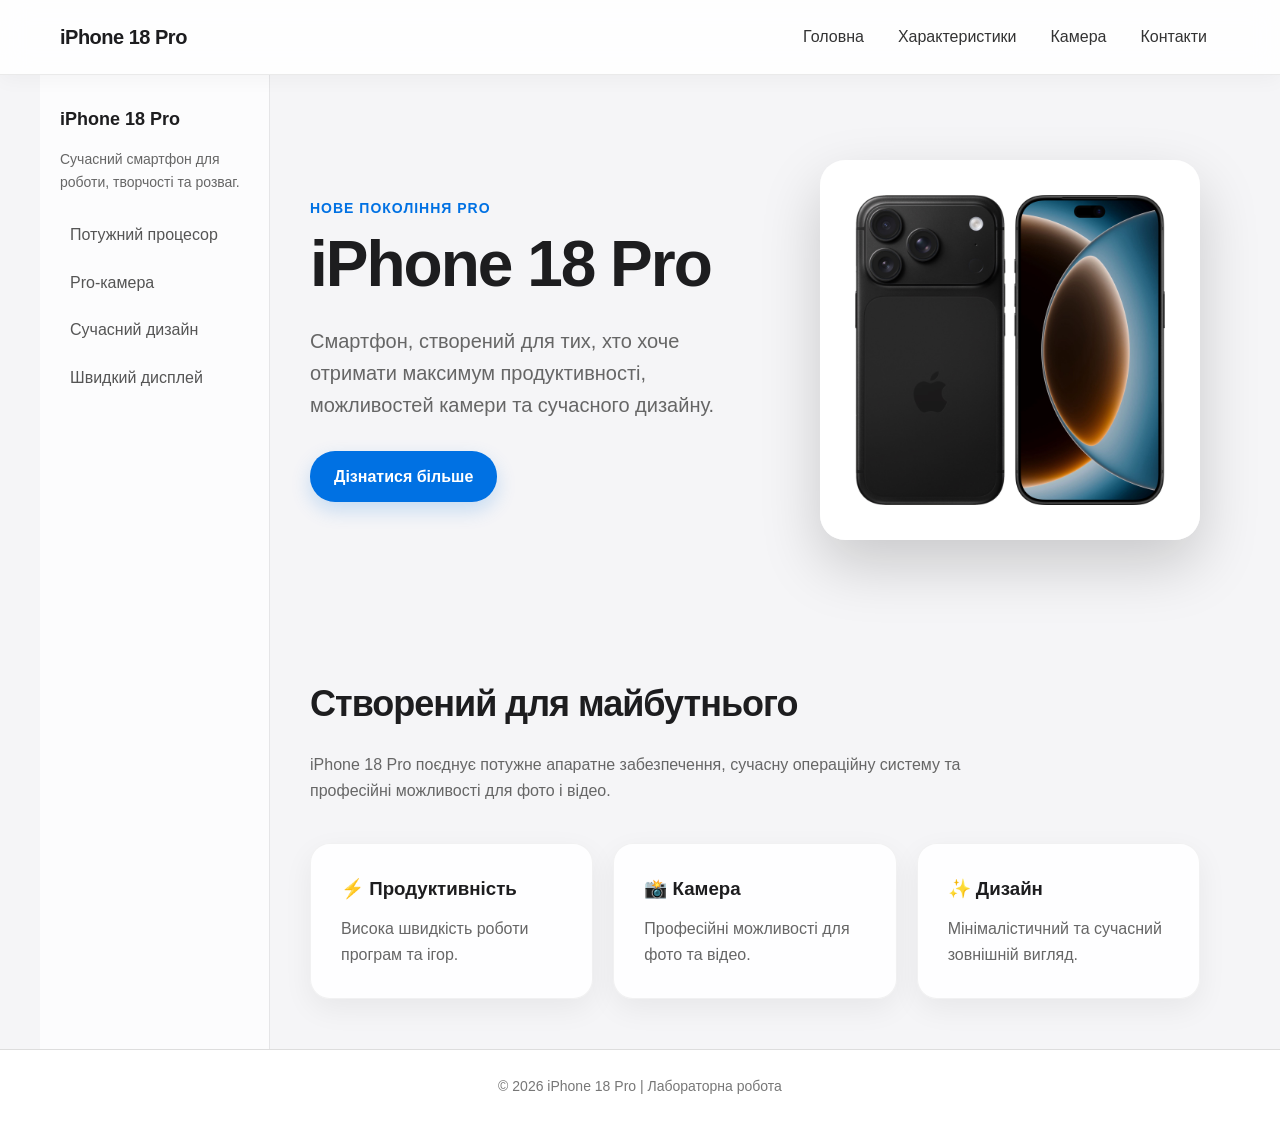
<file: index.html>
<!DOCTYPE html>
<html lang="uk">
<head>
    <meta charset="UTF-8">
    <meta name="viewport" content="width=device-width, initial-scale=1.0">
    <title>iPhone 18 Pro — Головна</title>
    <link rel="stylesheet" href="style.css">
</head>
<body>

<div class="page">

    <div class="header">
        <nav class="navbar">
            <div class="logo">iPhone 18 Pro</div>

            <ul class="nav-links">
                <li><a href="index.html">Головна</a></li>
                <li><a href="features.html">Характеристики</a></li>
                <li><a href="camera.html">Камера</a></li>
                <li><a href="contacts.html">Контакти</a></li>
            </ul>
        </nav>
    </div>

    <div class="layout">

        <div class="sidebar">
            <h3>iPhone 18 Pro</h3>
            <p>Сучасний смартфон для роботи, творчості та розваг.</p>

            <ul>
                <li>Потужний процесор</li>
                <li>Pro-камера</li>
                <li>Сучасний дизайн</li>
                <li>Швидкий дисплей</li>
            </ul>
        </div>

        <div class="main-content">

            <section class="hero">
                <div class="hero-text">
                    <p class="subtitle">Нове покоління Pro</p>
                    <h1>iPhone 18 Pro</h1>

                    <p>
                        Смартфон, створений для тих, хто хоче отримати
                        максимум продуктивності, можливостей камери
                        та сучасного дизайну.
                    </p>

                    <a class="button" href="features.html">
                        Дізнатися більше
                    </a>
                </div>

<div class="phone-image">
    <img
        src="./iphone.jpg"
        alt="iPhone 18 Pro"
    >
</div>
            </section>

            <section class="content">
                <h2>Створений для майбутнього</h2>

                <p>
                    iPhone 18 Pro поєднує потужне апаратне забезпечення,
                    сучасну операційну систему та професійні можливості
                    для фото і відео.
                </p>

                <div class="cards">
                    <div class="card">
                        <h3>⚡ Продуктивність</h3>
                        <p>Висока швидкість роботи програм та ігор.</p>
                    </div>

                    <div class="card">
                        <h3>📸 Камера</h3>
                        <p>Професійні можливості для фото та відео.</p>
                    </div>

                    <div class="card">
                        <h3>✨ Дизайн</h3>
                        <p>Мінімалістичний та сучасний зовнішній вигляд.</p>
                    </div>
                </div>
            </section>

        </div>

    </div>

    <div class="footer">
        <p>© 2026 iPhone 18 Pro | Лабораторна робота</p>
    </div>

</div>

</body>
</html>
</file>
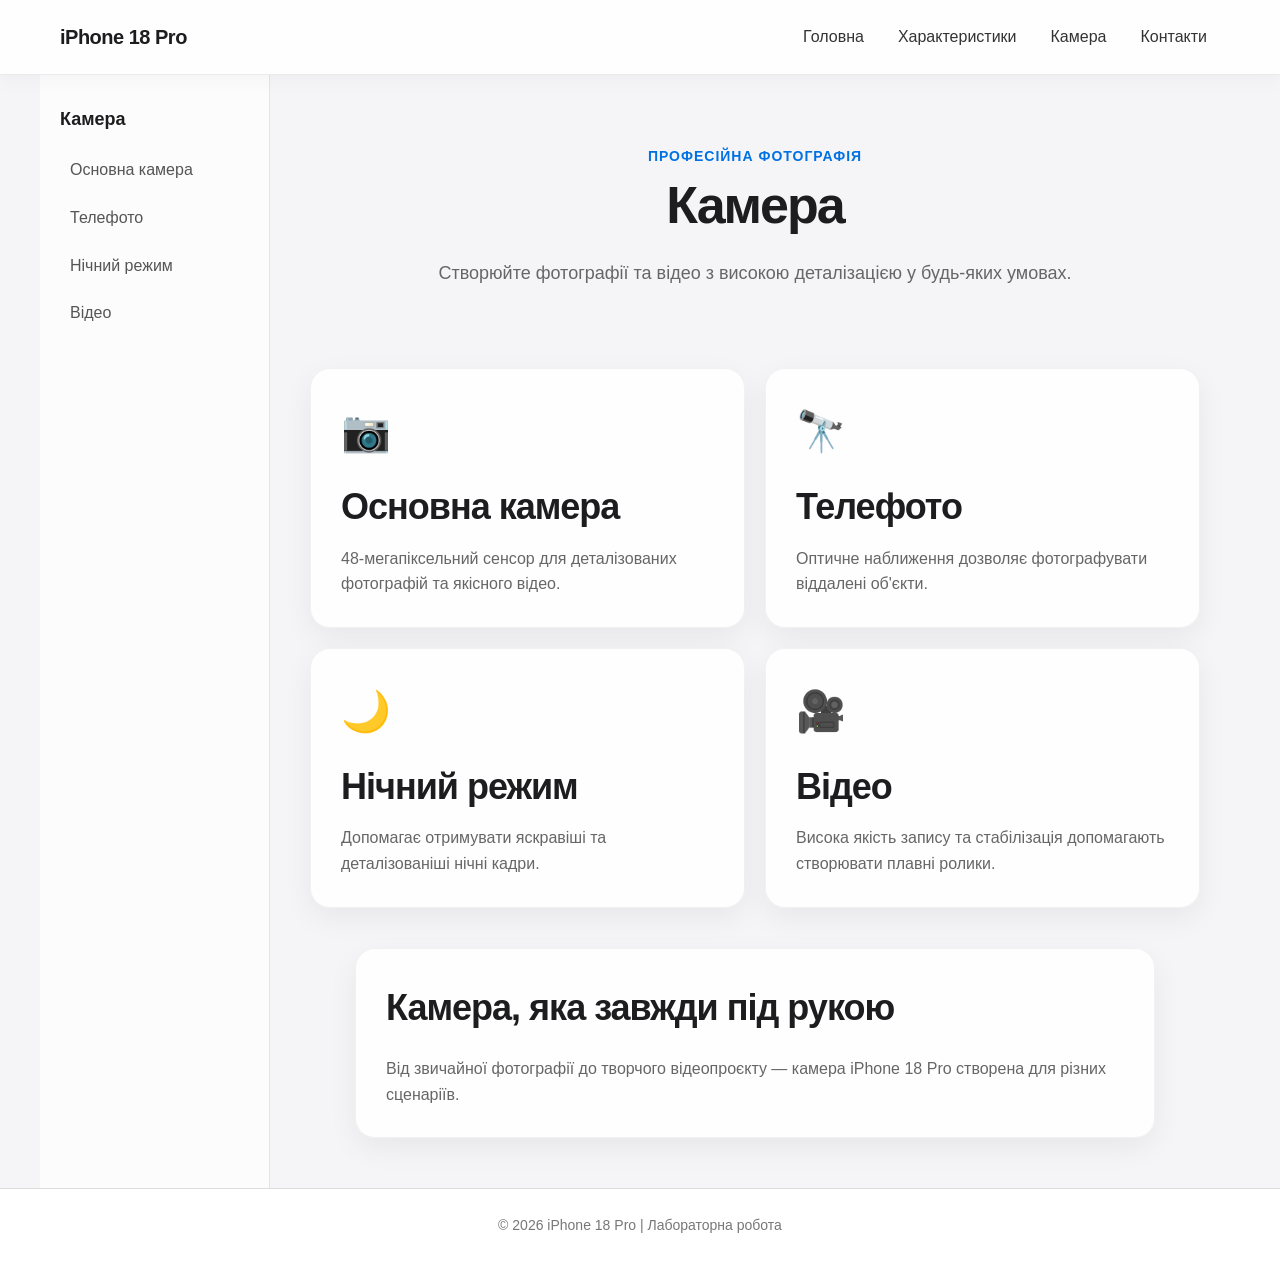
<file: camera.html>
<!DOCTYPE html>
<html lang="uk">
<head>
    <meta charset="UTF-8">
    <meta name="viewport" content="width=device-width, initial-scale=1.0">
    <title>iPhone 18 Pro — Камера</title>
    <link rel="stylesheet" href="style.css">
</head>
<body>

<div class="page">

    <div class="header">
        <nav class="navbar">
            <div class="logo">iPhone 18 Pro</div>

            <ul class="nav-links">
                <li><a href="index.html">Головна</a></li>
                <li><a href="features.html">Характеристики</a></li>
                <li><a href="camera.html">Камера</a></li>
                <li><a href="contacts.html">Контакти</a></li>
            </ul>
        </nav>
    </div>

    <div class="layout">

        <div class="sidebar">
            <h3>Камера</h3>
            <ul>
                <li>Основна камера</li>
                <li>Телефото</li>
                <li>Нічний режим</li>
                <li>Відео</li>
            </ul>
        </div>

        <div class="main-content">

            <section class="page-header">
                <p class="subtitle">Професійна фотографія</p>
                <h1>Камера</h1>

                <p>
                    Створюйте фотографії та відео з високою деталізацією
                    у будь-яких умовах.
                </p>
            </section>

            <section class="content">

                <div class="camera-grid">

                    <div class="camera-card">
                        <div class="camera-icon">📷</div>
                        <h2>Основна камера</h2>
                        <p>
                            48-мегапіксельний сенсор для деталізованих
                            фотографій та якісного відео.
                        </p>
                    </div>

                    <div class="camera-card">
                        <div class="camera-icon">🔭</div>
                        <h2>Телефото</h2>
                        <p>
                            Оптичне наближення дозволяє фотографувати
                            віддалені об'єкти.
                        </p>
                    </div>

                    <div class="camera-card">
                        <div class="camera-icon">🌙</div>
                        <h2>Нічний режим</h2>
                        <p>
                            Допомагає отримувати яскравіші та
                            деталізованіші нічні кадри.
                        </p>
                    </div>

                    <div class="camera-card">
                        <div class="camera-icon">🎥</div>
                        <h2>Відео</h2>
                        <p>
                            Висока якість запису та стабілізація
                            допомагають створювати плавні ролики.
                        </p>
                    </div>

                </div>

                <div class="info-box">
                    <h2>Камера, яка завжди під рукою</h2>

                    <p>
                        Від звичайної фотографії до творчого відеопроєкту —
                        камера iPhone 18 Pro створена для різних сценаріїв.
                    </p>
                </div>

            </section>

        </div>

    </div>

    <div class="footer">
        <p>© 2026 iPhone 18 Pro | Лабораторна робота</p>
    </div>

</div>

</body>
</html>
</file>
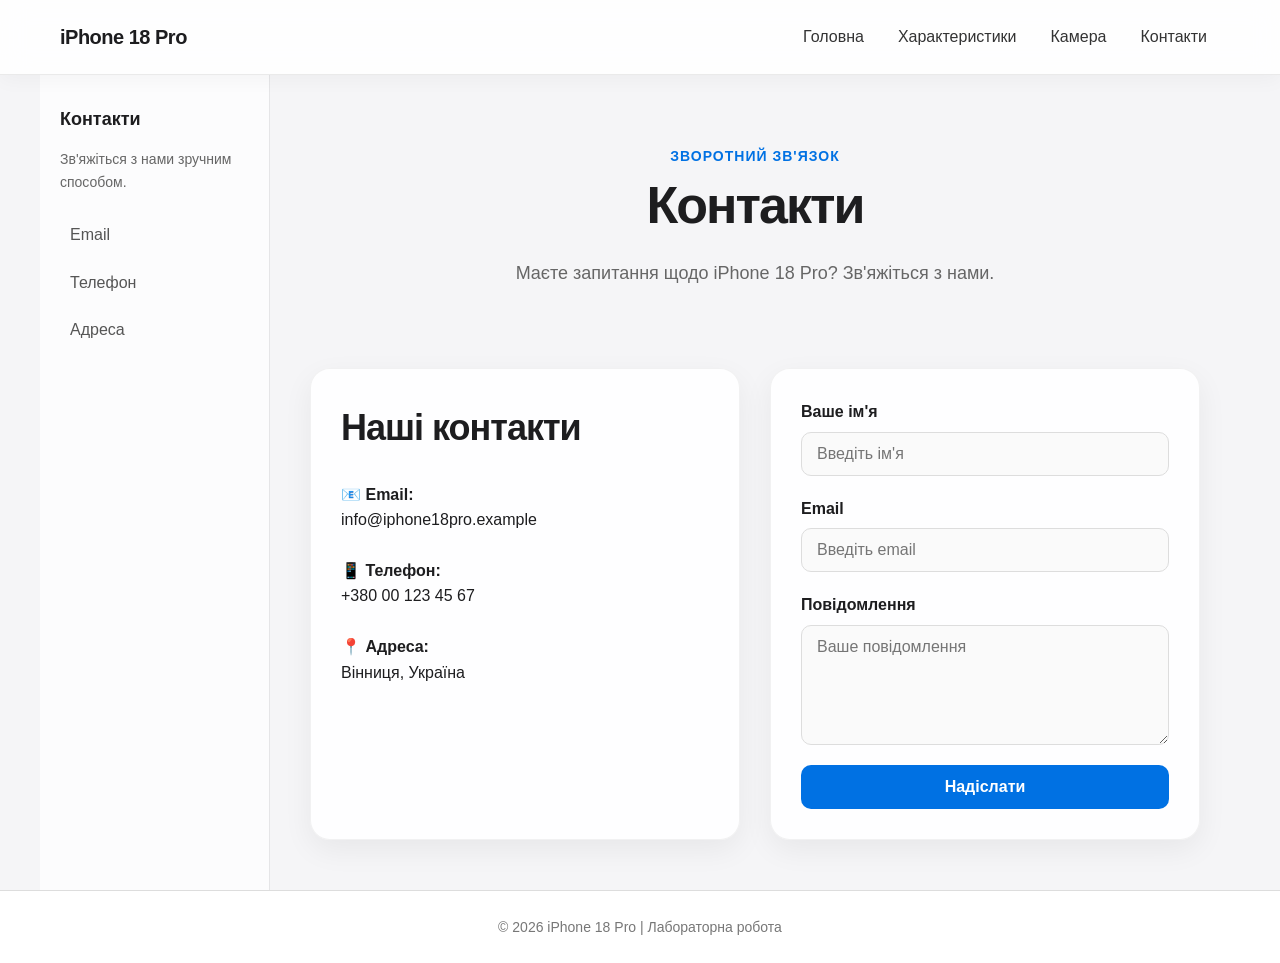
<file: contacts.html>
<!DOCTYPE html>
<html lang="uk">
<head>
    <meta charset="UTF-8">
    <meta name="viewport" content="width=device-width, initial-scale=1.0">
    <title>iPhone 18 Pro — Контакти</title>
    <link rel="stylesheet" href="style.css">
</head>
<body>

<div class="page">

    <div class="header">
        <nav class="navbar">
            <div class="logo">iPhone 18 Pro</div>

            <ul class="nav-links">
                <li><a href="index.html">Головна</a></li>
                <li><a href="features.html">Характеристики</a></li>
                <li><a href="camera.html">Камера</a></li>
                <li><a href="contacts.html">Контакти</a></li>
            </ul>
        </nav>
    </div>

    <div class="layout">

        <div class="sidebar">
            <h3>Контакти</h3>
            <p>Зв'яжіться з нами зручним способом.</p>

            <ul>
                <li>Email</li>
                <li>Телефон</li>
                <li>Адреса</li>
            </ul>
        </div>

        <div class="main-content">

            <section class="page-header">
                <p class="subtitle">Зворотний зв'язок</p>
                <h1>Контакти</h1>

                <p>
                    Маєте запитання щодо iPhone 18 Pro?
                    Зв'яжіться з нами.
                </p>
            </section>

            <section class="content">

                <div class="contact-container">

                    <div class="contact-info">
                        <h2>Наші контакти</h2>

                        <p>
                            📧 <strong>Email:</strong><br>
                            info@iphone18pro.example
                        </p>

                        <p>
                            📱 <strong>Телефон:</strong><br>
                            +380 00 123 45 67
                        </p>

                        <p>
                            📍 <strong>Адреса:</strong><br>
                            Вінниця, Україна
                        </p>
                    </div>

                    <form class="contact-form">

                        <label for="name">Ваше ім'я</label>
                        <input
                            type="text"
                            id="name"
                            placeholder="Введіть ім'я"
                        >

                        <label for="email">Email</label>
                        <input
                            type="email"
                            id="email"
                            placeholder="Введіть email"
                        >

                        <label for="message">Повідомлення</label>
                        <textarea
                            id="message"
                            rows="5"
                            placeholder="Ваше повідомлення"
                        ></textarea>

                        <button type="submit">
                            Надіслати
                        </button>

                    </form>

                </div>

            </section>

        </div>

    </div>

    <div class="footer">
        <p>© 2026 iPhone 18 Pro | Лабораторна робота</p>
    </div>

</div>

</body>
</html>
</file>
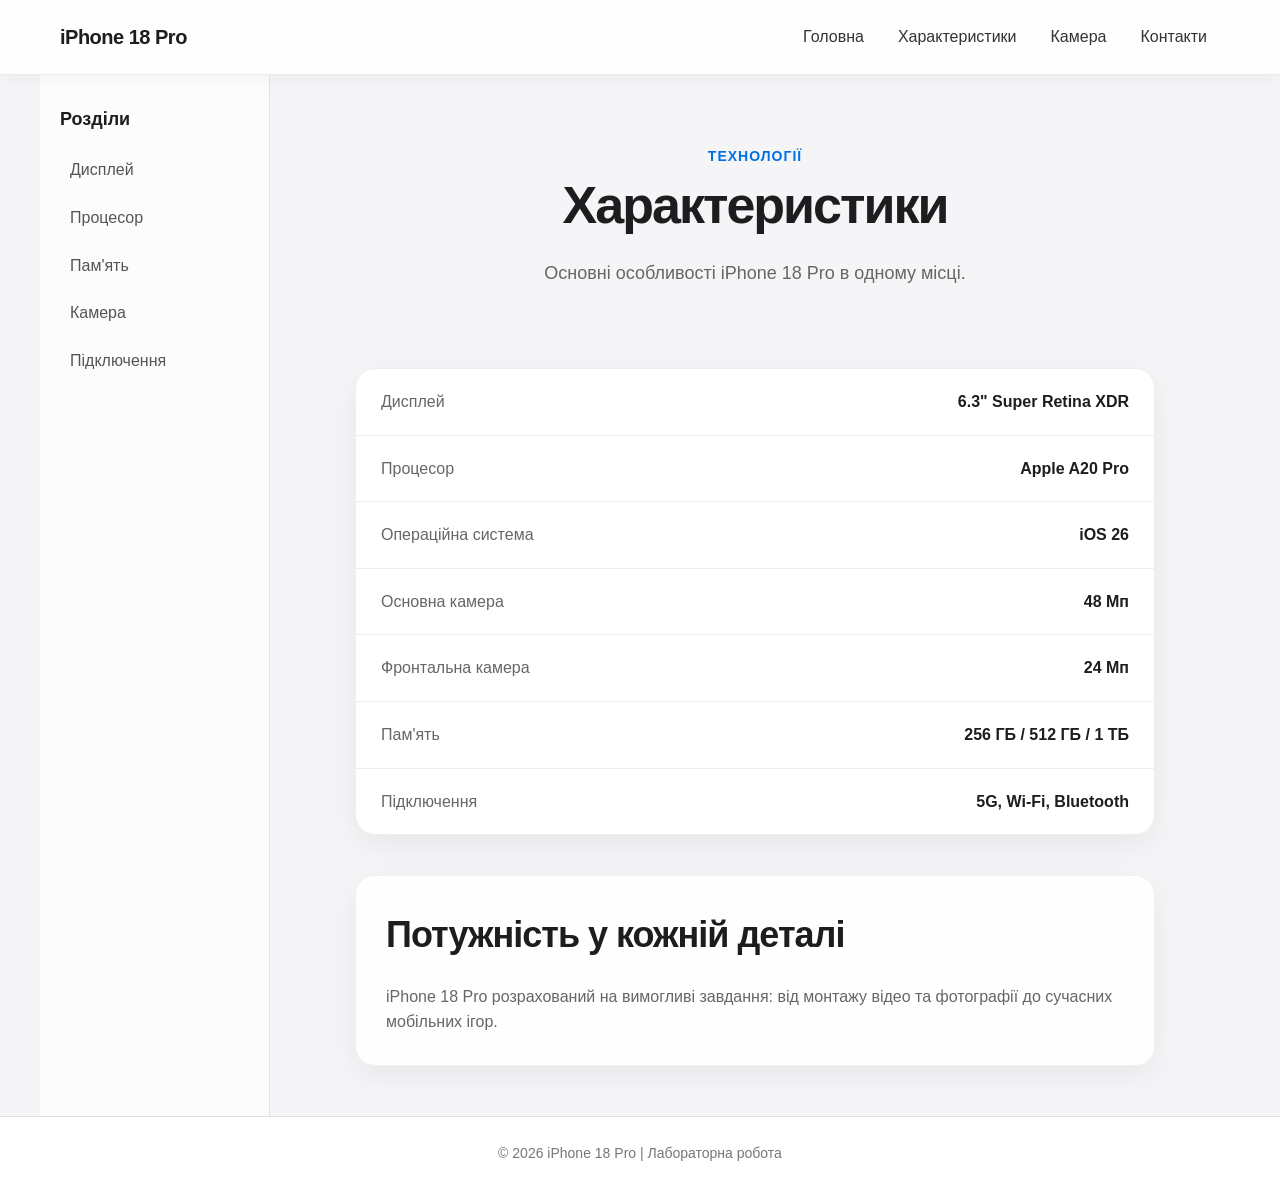
<file: features.html>
<!DOCTYPE html>
<html lang="uk">
<head>
    <meta charset="UTF-8">
    <meta name="viewport" content="width=device-width, initial-scale=1.0">
    <title>iPhone 18 Pro — Характеристики</title>
    <link rel="stylesheet" href="style.css">
</head>
<body>

<div class="page">

    <div class="header">
        <nav class="navbar">
            <div class="logo">iPhone 18 Pro</div>

            <ul class="nav-links">
                <li><a href="index.html">Головна</a></li>
                <li><a href="features.html">Характеристики</a></li>
                <li><a href="camera.html">Камера</a></li>
                <li><a href="contacts.html">Контакти</a></li>
            </ul>
        </nav>
    </div>

    <div class="layout">

        <div class="sidebar">
            <h3>Розділи</h3>
            <ul>
                <li>Дисплей</li>
                <li>Процесор</li>
                <li>Пам'ять</li>
                <li>Камера</li>
                <li>Підключення</li>
            </ul>
        </div>

        <div class="main-content">

            <section class="page-header">
                <p class="subtitle">Технології</p>
                <h1>Характеристики</h1>

                <p>
                    Основні особливості iPhone 18 Pro в одному місці.
                </p>
            </section>

            <section class="content">

                <div class="spec-table">

                    <div class="spec-row">
                        <span>Дисплей</span>
                        <strong>6.3" Super Retina XDR</strong>
                    </div>

                    <div class="spec-row">
                        <span>Процесор</span>
                        <strong>Apple A20 Pro</strong>
                    </div>

                    <div class="spec-row">
                        <span>Операційна система</span>
                        <strong>iOS 26</strong>
                    </div>

                    <div class="spec-row">
                        <span>Основна камера</span>
                        <strong>48 Мп</strong>
                    </div>

                    <div class="spec-row">
                        <span>Фронтальна камера</span>
                        <strong>24 Мп</strong>
                    </div>

                    <div class="spec-row">
                        <span>Пам'ять</span>
                        <strong>256 ГБ / 512 ГБ / 1 ТБ</strong>
                    </div>

                    <div class="spec-row">
                        <span>Підключення</span>
                        <strong>5G, Wi-Fi, Bluetooth</strong>
                    </div>

                </div>

                <div class="info-box">
                    <h2>Потужність у кожній деталі</h2>

                    <p>
                        iPhone 18 Pro розрахований на вимогливі завдання:
                        від монтажу відео та фотографії до сучасних
                        мобільних ігор.
                    </p>
                </div>

            </section>

        </div>

    </div>

    <div class="footer">
        <p>© 2026 iPhone 18 Pro | Лабораторна робота</p>
    </div>

</div>

</body>
</html>
</file>
<file: style.css>
* {
    margin: 0;
    padding: 0;
    box-sizing: border-box;
}

html {
    scroll-behavior: smooth;
}

body {
    font-family: Arial, sans-serif;
    background: #f5f5f7;
    color: #1d1d1f;
    line-height: 1.6;
}

.page {
    min-height: 100vh;
    display: flex;
    flex-direction: column;
}

/* =========================
   Верхній колонтитул
========================= */

.header {
    background: rgba(255, 255, 255, 0.88);
    backdrop-filter: blur(15px);
    -webkit-backdrop-filter: blur(15px);

    border-bottom: 1px solid rgba(0, 0, 0, 0.08);

    position: sticky;
    top: 0;
    z-index: 100;

    box-shadow: 0 4px 20px rgba(0, 0, 0, 0.04);
}

.navbar {
    max-width: 1200px;
    margin: auto;
    padding: 16px 20px;

    display: flex;
    justify-content: space-between;
    align-items: center;
}

.logo {
    font-size: 20px;
    font-weight: 700;
    letter-spacing: -0.5px;
}

.nav-links {
    list-style: none;

    display: flex;
    align-items: center;
    gap: 8px;
}

.nav-links a {
    display: block;

    padding: 8px 13px;

    color: #333;
    text-decoration: none;

    border-radius: 10px;

    transition:
        background-color 0.25s ease,
        color 0.25s ease,
        transform 0.25s ease;
}

.nav-links a:hover {
    color: #0071e3;
    background: #f0f7ff;
    transform: translateY(-1px);
}

/* =========================
   Основний layout
========================= */

.layout {
    max-width: 1200px;
    width: 100%;
    margin: auto;

    display: flex;
    flex: 1;
    align-items: stretch;
}

/* =========================
   Бокова колонка
========================= */

.sidebar {
    width: 230px;
    flex-shrink: 0;

    background: rgba(255, 255, 255, 0.75);

    border-right: 1px solid #e5e5e7;

    padding: 30px 20px;
}

.sidebar h3 {
    margin-bottom: 15px;
    font-size: 18px;
}

.sidebar p {
    color: #666;
    margin-bottom: 20px;
    font-size: 14px;
}

.sidebar ul {
    list-style: none;
}

.sidebar li {
    padding: 9px 10px;
    margin-bottom: 4px;

    color: #555;

    border-radius: 8px;

    transition:
        background-color 0.25s ease,
        color 0.25s ease,
        transform 0.25s ease;
}

.sidebar li:hover {
    background: #f0f7ff;
    color: #0071e3;
    transform: translateX(3px);
}

/* =========================
   Основний вміст
========================= */

.main-content {
    flex: 1;
    min-width: 0;
}

/* =========================
   Головна секція
========================= */

.hero {
    min-height: 550px;
    padding: 70px 40px;

    display: flex;
    align-items: center;
    justify-content: space-between;

    gap: 50px;
}

.hero-text {
    max-width: 550px;
}

.subtitle {
    color: #0071e3;
    font-weight: 700;

    margin-bottom: 10px;

    text-transform: uppercase;
    letter-spacing: 1px;
    font-size: 14px;
}

h1 {
    font-size: 64px;
    line-height: 1.1;

    margin-bottom: 25px;

    letter-spacing: -2px;
}

.hero-text>p:not(.subtitle) {
    font-size: 20px;
    color: #666;

    margin-bottom: 30px;
}

/* =========================
   Кнопка
========================= */

.button {
    display: inline-block;

    background: #0071e3;
    color: white;

    padding: 13px 24px;

    border-radius: 25px;

    text-decoration: none;
    font-weight: 600;

    box-shadow: 0 8px 20px rgba(0, 113, 227, 0.2);

    transition:
        background-color 0.25s ease,
        transform 0.25s ease,
        box-shadow 0.25s ease;
}

.button:hover {
    background: #005bb5;

    transform: translateY(-3px);

    box-shadow: 0 12px 25px rgba(0, 113, 227, 0.3);
}

/* =========================
   Зображення телефону
========================= */

.phone-image {
    width: 380px;
    flex-shrink: 0;
}

.phone-image img {
    width: 100%;
    display: block;

    border-radius: 25px;

    box-shadow:
        0 25px 60px rgba(0, 0, 0, 0.18);

    transition:
        transform 0.4s ease,
        box-shadow 0.4s ease;
}

.phone-image img:hover {
    transform: translateY(-8px) scale(1.02);

    box-shadow:
        0 35px 70px rgba(0, 0, 0, 0.22);
}

/* =========================
   Внутрішній контент
========================= */

.content {
    padding: 50px 40px;
}

.content h2 {
    font-size: 36px;
    margin-bottom: 20px;

    letter-spacing: -1px;
}

.content>p {
    color: #666;
    max-width: 700px;
}

/* =========================
   Картки
========================= */

.cards {
    margin-top: 40px;

    display: grid;
    grid-template-columns: repeat(3, 1fr);
    gap: 20px;
}

.card,
.camera-card,
.info-box,
.contact-info,
.contact-form {
    background: rgba(255, 255, 255, 0.9);

    border-radius: 20px;

    padding: 30px;

    border: 1px solid rgba(0, 0, 0, 0.05);

    box-shadow:
        0 10px 30px rgba(0, 0, 0, 0.06);

    transition:
        transform 0.3s ease,
        box-shadow 0.3s ease;
}

.card:hover,
.camera-card:hover {
    transform: translateY(-6px);

    box-shadow:
        0 18px 40px rgba(0, 0, 0, 0.1);
}

.card h3 {
    margin-bottom: 12px;
}

.card p {
    color: #666;
}

/* =========================
   Заголовки внутрішніх сторінок
========================= */

.page-header {
    text-align: center;

    padding: 70px 30px 30px;
}

.page-header h1 {
    font-size: 52px;
}

.page-header>p:last-child {
    color: #666;
    font-size: 18px;

    max-width: 650px;
    margin: auto;
}

/* =========================
   Таблиця характеристик
========================= */

.spec-table {
    max-width: 800px;
    margin: auto;

    background: white;

    border-radius: 20px;

    overflow: hidden;

    border: 1px solid #eee;

    box-shadow:
        0 10px 30px rgba(0, 0, 0, 0.06);
}

.spec-row {
    display: flex;
    justify-content: space-between;
    align-items: center;

    padding: 20px 25px;

    border-bottom: 1px solid #eee;

    transition: background-color 0.25s ease;
}

.spec-row:hover {
    background: #f8faff;
}

.spec-row:last-child {
    border-bottom: none;
}

.spec-row span {
    color: #666;
}

.spec-row strong {
    text-align: right;
}

/* =========================
   Інформаційний блок
========================= */

.info-box {
    max-width: 800px;

    margin: 40px auto 0;
}

.info-box p {
    color: #666;
}

/* =========================
   Камера
========================= */

.camera-grid {
    display: grid;

    grid-template-columns: repeat(2, 1fr);

    gap: 20px;
}

.camera-icon {
    font-size: 40px;

    margin-bottom: 15px;
}

.camera-card h2 {
    margin-bottom: 10px;
}

.camera-card p {
    color: #666;
}

/* =========================
   Контакти
========================= */

.contact-container {
    display: grid;

    grid-template-columns: 1fr 1fr;

    gap: 30px;

    max-width: 900px;

    margin: auto;
}

.contact-info p {
    margin-top: 25px;
}

.contact-form {
    display: flex;
    flex-direction: column;
}

.contact-form label {
    margin-bottom: 7px;

    font-weight: bold;
}

.contact-form input,
.contact-form textarea {
    width: 100%;

    font-family: inherit;
    font-size: 16px;

    padding: 12px 15px;

    margin-bottom: 20px;

    border: 1px solid #ddd;

    border-radius: 10px;

    outline: none;

    background: #fafafa;

    transition:
        border-color 0.25s ease,
        box-shadow 0.25s ease,
        background-color 0.25s ease;
}

.contact-form input:focus,
.contact-form textarea:focus {
    border-color: #0071e3;

    background: white;

    box-shadow:
        0 0 0 3px rgba(0, 113, 227, 0.12);
}

.contact-form textarea {
    resize: vertical;
    min-height: 120px;
}

.contact-form button {
    border: none;

    background: #0071e3;
    color: white;

    padding: 13px;

    border-radius: 10px;

    font-size: 16px;
    font-weight: 600;

    cursor: pointer;

    transition:
        background-color 0.25s ease,
        transform 0.25s ease,
        box-shadow 0.25s ease;
}

.contact-form button:hover {
    background: #005bb5;

    transform: translateY(-2px);

    box-shadow:
        0 8px 20px rgba(0, 113, 227, 0.25);
}

/* =========================
   Нижній колонтитул
========================= */

.footer {
    text-align: center;

    padding: 25px;

    color: #777;

    border-top: 1px solid #ddd;

    background: #fff;

    font-size: 14px;
}

/* =========================
   Адаптація під планшет
========================= */

@media (max-width: 900px) {

    .hero {
        gap: 30px;
    }

    .phone-image {
        width: 300px;
    }

    h1 {
        font-size: 52px;
    }

    .sidebar {
        width: 200px;
    }
}

/* =========================
   Адаптація під телефон
========================= */

@media (max-width: 768px) {

    .navbar {
        flex-direction: column;

        gap: 12px;

        padding: 15px;
    }

    .nav-links {
        gap: 4px;

        flex-wrap: wrap;

        justify-content: center;
    }

    .nav-links a {
        padding: 7px 9px;

        font-size: 14px;
    }

    .layout {
        flex-direction: column;
    }

    .sidebar {
        width: 100%;

        border-right: none;
        border-bottom: 1px solid #ddd;

        padding: 20px;
    }

    .sidebar ul {
        display: flex;

        flex-wrap: wrap;

        gap: 6px;
    }

    .sidebar li {
        margin: 0;
    }

    .hero {
        flex-direction: column;

        text-align: center;

        padding: 50px 20px;

        min-height: auto;
    }

    .hero-text {
        max-width: 100%;
    }

    h1 {
        font-size: 45px;
    }

    .hero-text>p:not(.subtitle) {
        font-size: 17px;
    }

    .phone-image {
        width: 280px;

        max-width: 100%;
    }

    .content {
        padding: 40px 20px;
    }

    .content h2 {
        font-size: 30px;
    }

    .cards,
    .camera-grid,
    .contact-container {
        grid-template-columns: 1fr;
    }

    .page-header {
        padding: 50px 20px 25px;
    }

    .page-header h1 {
        font-size: 42px;
    }

    .spec-row {
        flex-direction: column;

        align-items: flex-start;

        gap: 5px;
    }

    .spec-row strong {
        text-align: left;
    }
}

/* =========================
   Дуже маленькі екрани
========================= */

@media (max-width: 480px) {

    .logo {
        font-size: 18px;
    }

    .nav-links {
        width: 100%;
    }

    .nav-links a {
        font-size: 13px;
        padding: 6px 7px;
    }

    h1 {
        font-size: 38px;
    }

    .page-header h1 {
        font-size: 36px;
    }

    .content h2 {
        font-size: 26px;
    }

    .card,
    .camera-card,
    .info-box,
    .contact-info,
    .contact-form {
        padding: 22px;
    }

    .phone-image {
        width: 240px;
    }
}

.nav-links a:active {
    background-color: #005bb5;
}
</file>
